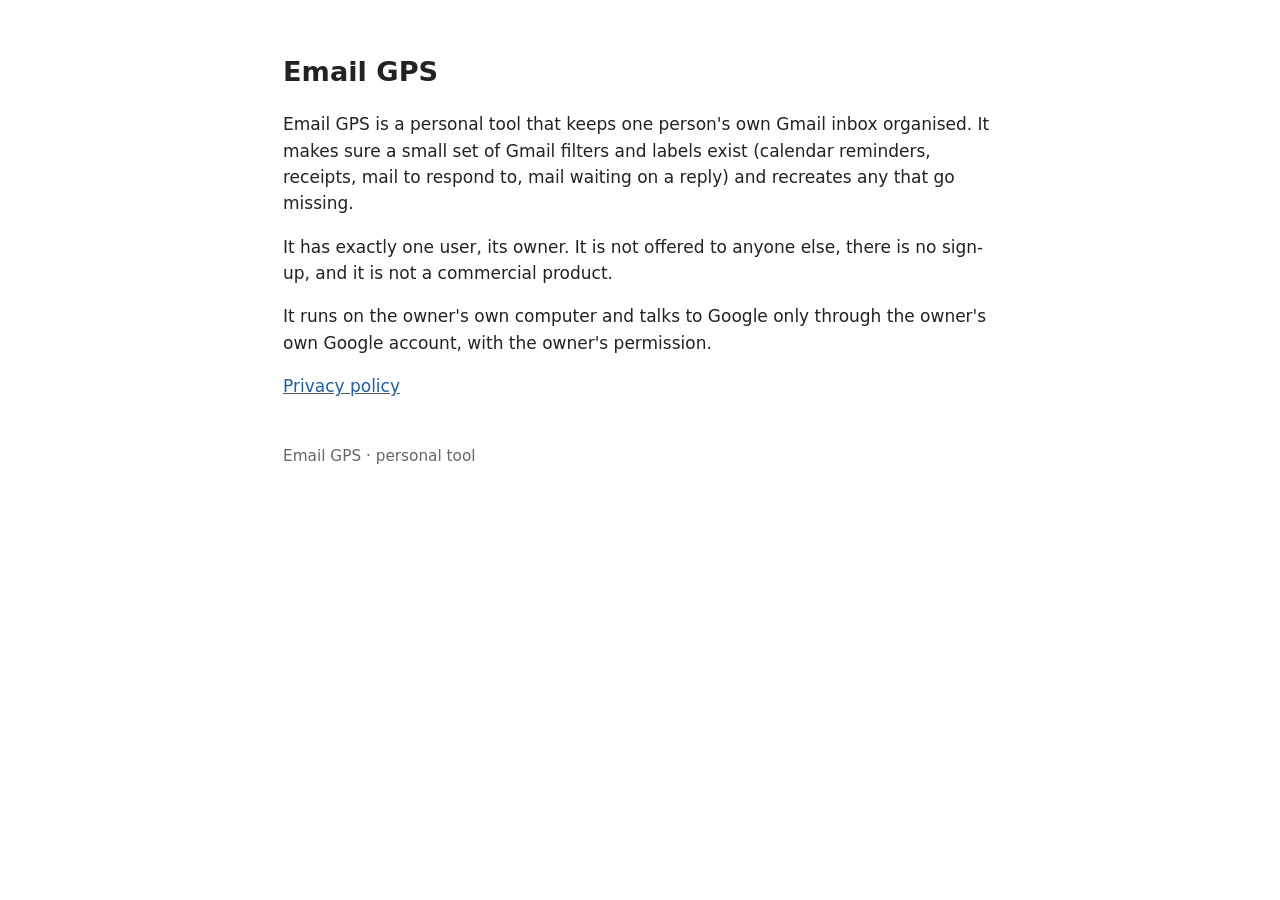
<file: index.html>
<!doctype html>
<html lang="en">
<head><meta charset="utf-8"><meta name="viewport" content="width=device-width, initial-scale=1">
<title>Email GPS</title><link rel="stylesheet" href="style.css"></head>
<body>
<h1>Email GPS</h1>
<p>Email GPS is a personal tool that keeps one person's own Gmail inbox organised.
It makes sure a small set of Gmail filters and labels exist (calendar reminders,
receipts, mail to respond to, mail waiting on a reply) and recreates any that go missing.</p>
<p>It has exactly one user, its owner. It is not offered to anyone else, there is no
sign-up, and it is not a commercial product.</p>
<p>It runs on the owner's own computer and talks to Google only through the owner's own
Google account, with the owner's permission.</p>
<p><a href="privacy.html">Privacy policy</a></p>
<footer>Email GPS &middot; personal tool</footer>
</body>
</html>
</file>
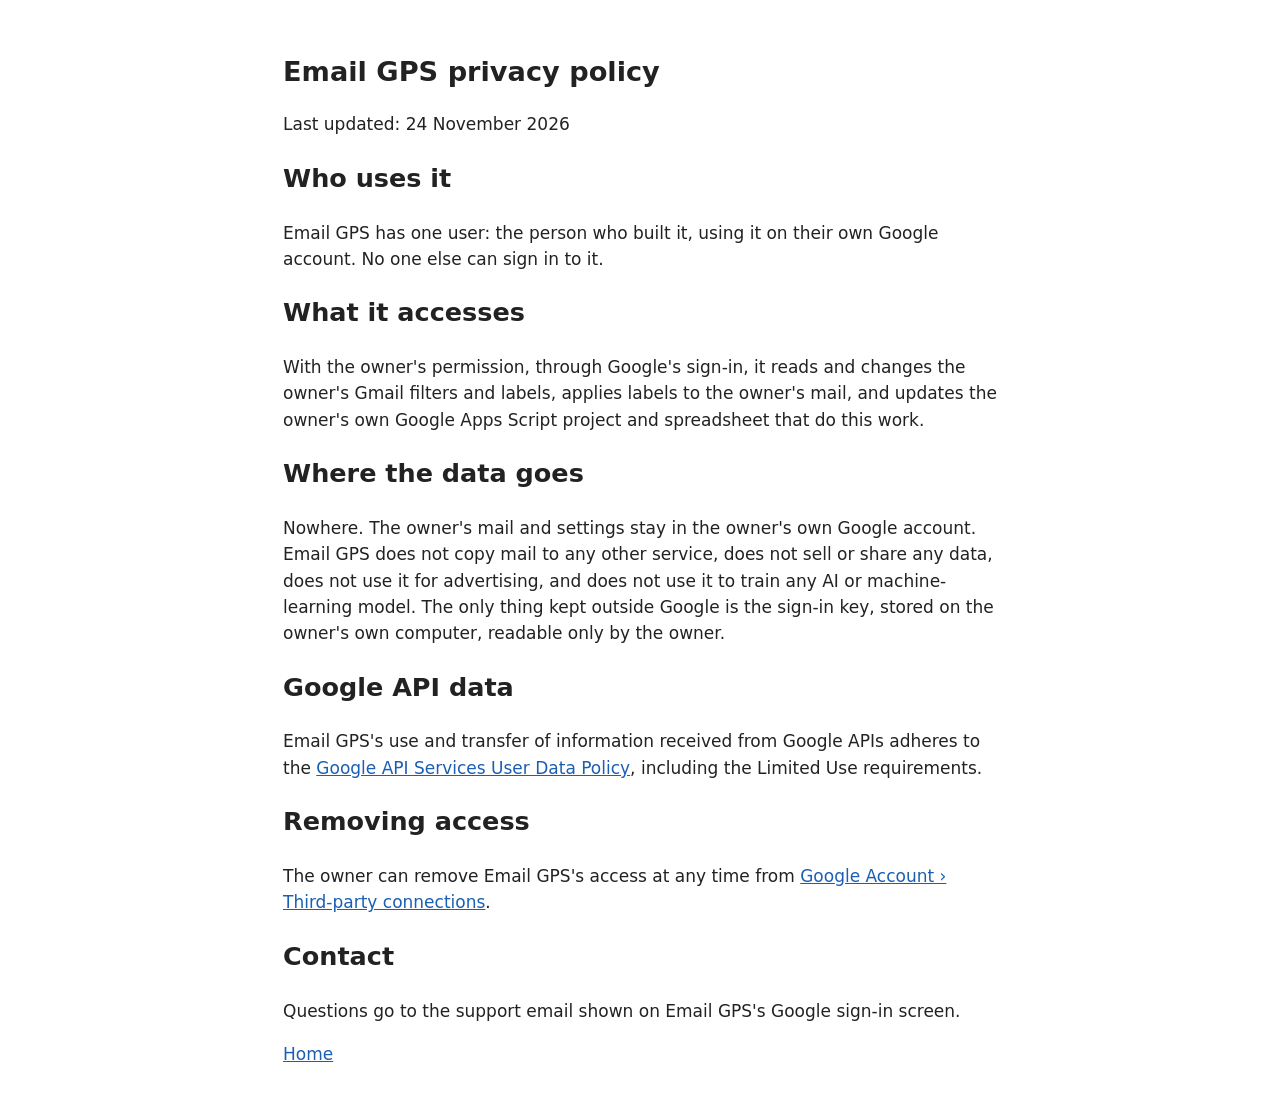
<file: privacy.html>
<!doctype html>
<html lang="en">
<head><meta charset="utf-8"><meta name="viewport" content="width=device-width, initial-scale=1">
<title>Email GPS: Privacy policy</title><link rel="stylesheet" href="style.css"></head>
<body>
<h1>Email GPS privacy policy</h1>
<p>Last updated: 24 November 2026</p>
<h2>Who uses it</h2>
<p>Email GPS has one user: the person who built it, using it on their own Google account.
No one else can sign in to it.</p>
<h2>What it accesses</h2>
<p>With the owner's permission, through Google's sign-in, it reads and changes the owner's
Gmail filters and labels, applies labels to the owner's mail, and updates the owner's own
Google Apps Script project and spreadsheet that do this work.</p>
<h2>Where the data goes</h2>
<p>Nowhere. The owner's mail and settings stay in the owner's own Google account. Email GPS
does not copy mail to any other service, does not sell or share any data, does not use it
for advertising, and does not use it to train any AI or machine-learning model. The only
thing kept outside Google is the sign-in key, stored on the owner's own computer, readable
only by the owner.</p>
<h2>Google API data</h2>
<p>Email GPS's use and transfer of information received from Google APIs adheres to the
<a href="https://developers.google.com/terms/api-services-user-data-policy">Google API
Services User Data Policy</a>, including the Limited Use requirements.</p>
<h2>Removing access</h2>
<p>The owner can remove Email GPS's access at any time from
<a href="https://myaccount.google.com/permissions">Google Account &rsaquo; Third-party connections</a>.</p>
<h2>Contact</h2>
<p>Questions go to the support email shown on Email GPS's Google sign-in screen.</p>
<p><a href="index.html">Home</a></p>
</body>
</html>
</file>
<file: style.css>
body { font: 17px/1.55 system-ui, sans-serif; max-width: 42em; margin: 3em auto; padding: 0 1em; color: #222; }
h1 { font-size: 1.6em; } a { color: #1a5fb4; } footer { margin-top: 3em; font-size: .9em; color: #666; }
</file>
